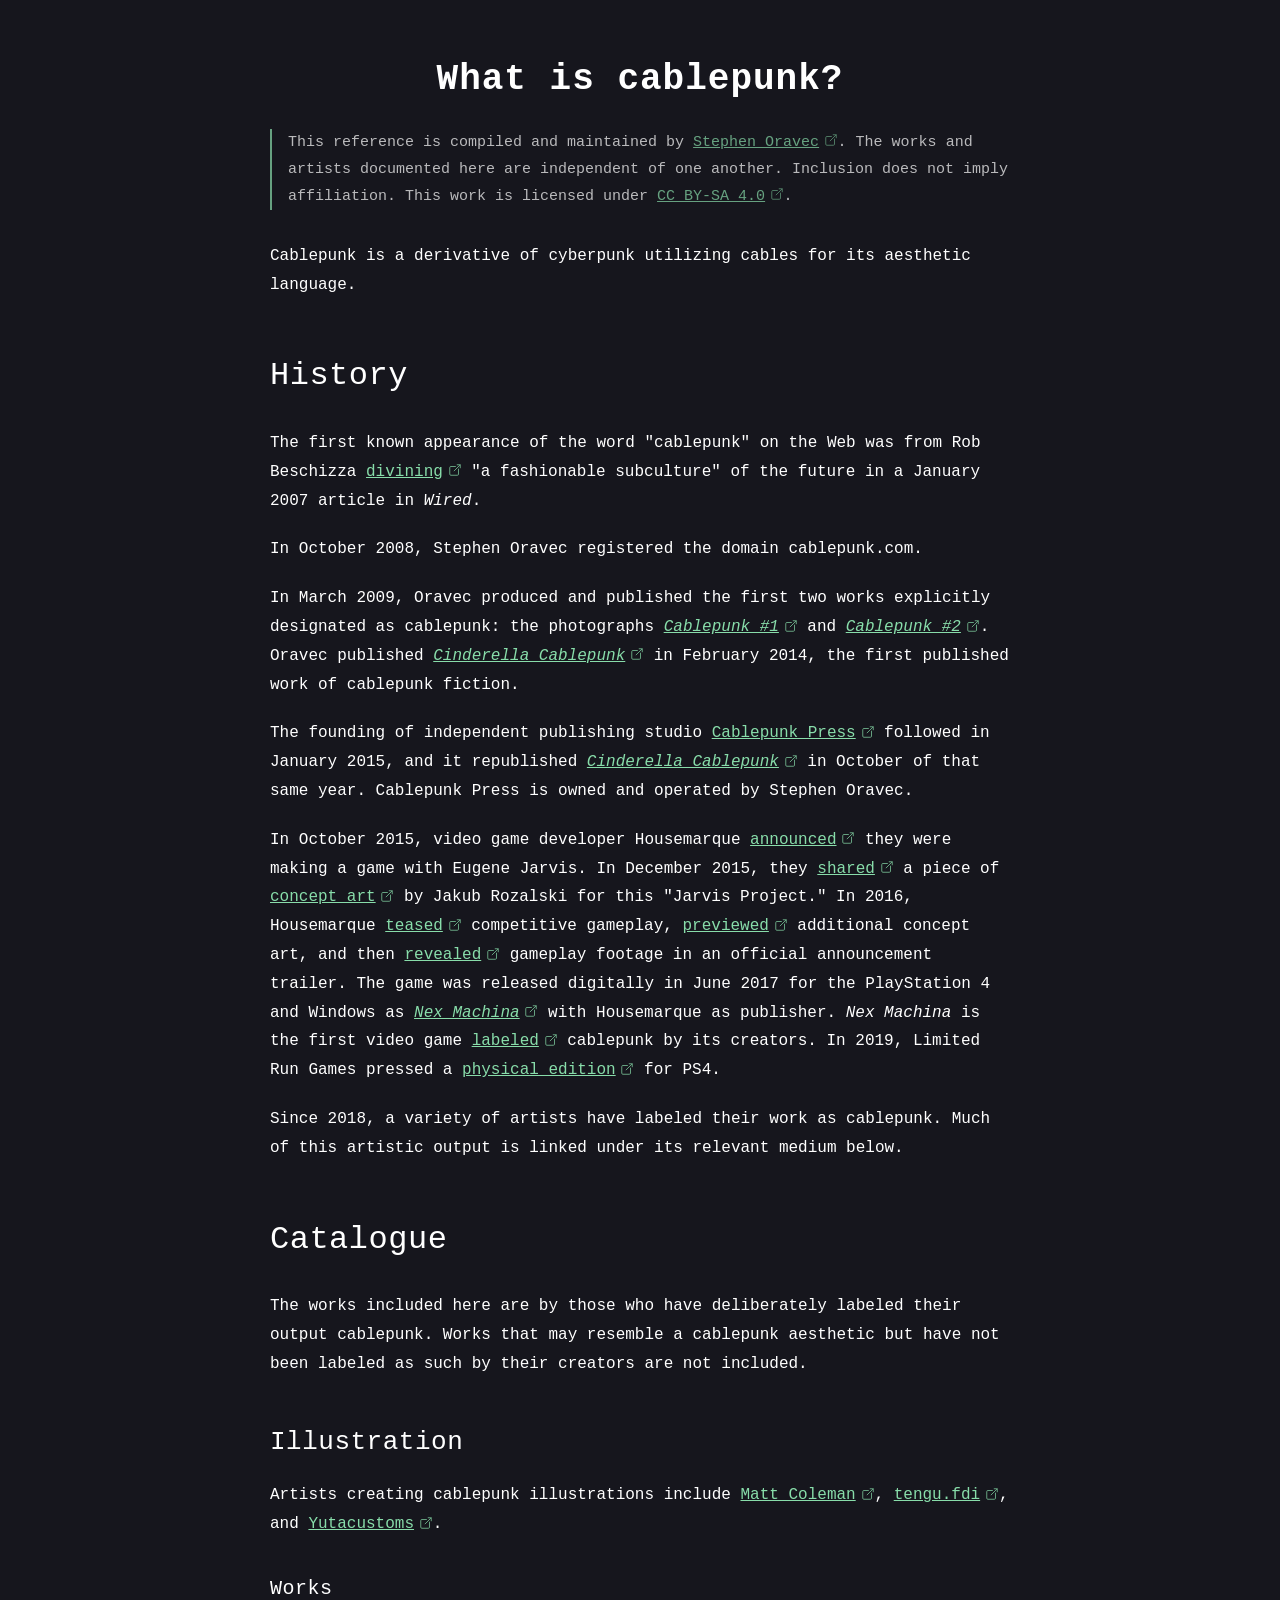
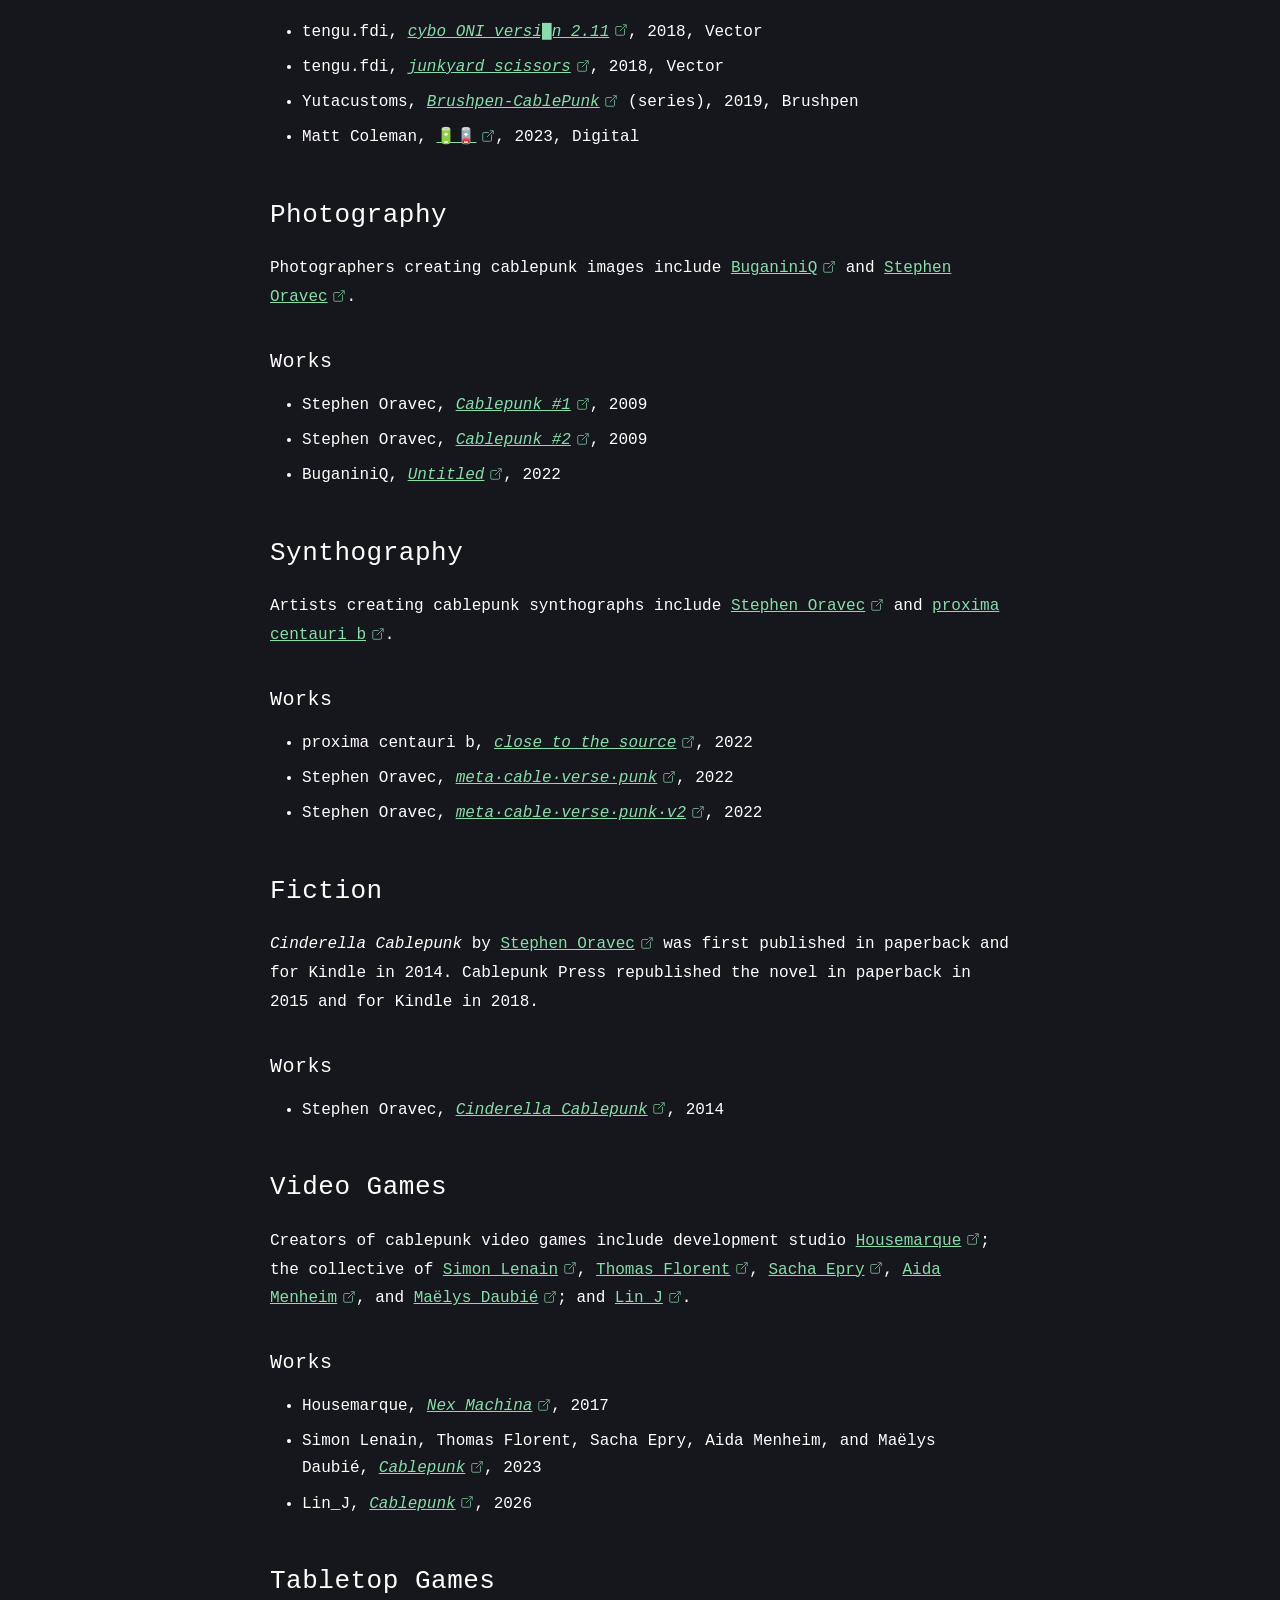
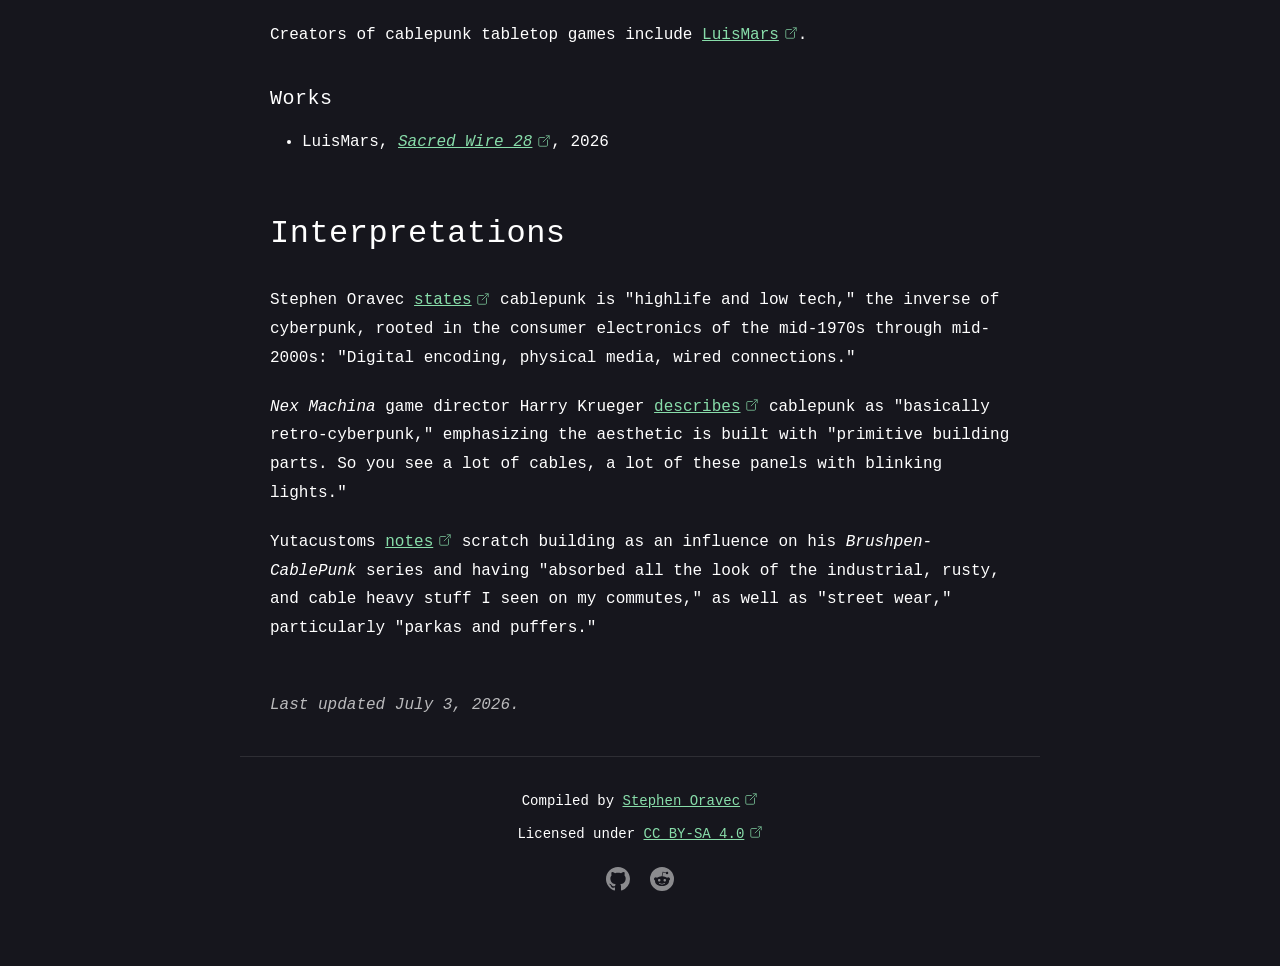
<file: index.html>
<!DOCTYPE html>
<html lang="en">
<head>
    <meta charset="UTF-8">
    <meta name="viewport" content="width=device-width, initial-scale=1.0">
    <meta name="description" content="Cablepunk is a derivative of cyberpunk utilizing cables for its aesthetic language. A reference document: chronology and works. Compiled by Stephen Oravec.">
    <meta name="author" content="Stephen Oravec">
    <meta http-equiv="Content-Security-Policy" content="default-src 'self'; script-src 'none'; style-src 'self'; img-src 'self'; font-src 'self'; connect-src 'none'; frame-ancestors 'none'; base-uri 'self'; form-action 'self';">
    <title>What is cablepunk? | cablepunk.net</title>
    <link rel="icon" type="image/png" href="/favicon.png">
    <link rel="stylesheet" href="/css/styles.css">
    <meta property="og:title" content="What is cablepunk?">
    <meta property="og:description" content="Cablepunk is a derivative of cyberpunk utilizing cables for its aesthetic language. A reference document: chronology and works. Compiled by Stephen Oravec.">
    <meta property="og:url" content="https://cablepunk.net">
    <meta property="og:type" content="article">
    <meta property="og:site_name" content="cablepunk.net">
    <link rel="canonical" href="https://cablepunk.net">

    <script type="application/ld+json">
    {
        "@context": "https://schema.org",
        "@type": "Article",
        "headline": "What is cablepunk?",
        "description": "Cablepunk is a derivative of cyberpunk utilizing cables for its aesthetic language. A reference document: chronology and works. Compiled by Stephen Oravec.",
        "author": {
            "@type": "Person",
            "name": "Stephen Oravec",
            "url": "https://stephenoravec.com"
        },
        "url": "https://cablepunk.net",
        "datePublished": "2026-03-22",
        "dateModified": "2026-07-03",
        "license": "https://creativecommons.org/licenses/by-sa/4.0/",
        "inLanguage": "en"
    }
    </script>
</head>
<body>
    <main>
        <article>
            <h1>What is cablepunk?</h1>

            <p class="editorial-statement">This reference is compiled and maintained by <a href="https://stephenoravec.com" target="_blank" rel="noopener noreferrer">Stephen Oravec<span class="sr-only"> (opens in new tab)</span></a>. The works and artists documented here are independent of one another. Inclusion does not imply affiliation. This work is licensed under <a href="https://creativecommons.org/licenses/by-sa/4.0/" target="_blank" rel="noopener noreferrer">CC BY-SA 4.0<span class="sr-only"> (opens in new tab)</span></a>.</p>

            <p>Cablepunk is a derivative of cyberpunk utilizing cables for its aesthetic language.</p>

            <h2>History</h2>

            <p>The first known appearance of the word "cablepunk" on the Web was from Rob Beschizza <a href="https://web.archive.org/web/20161222092302/https://www.wired.com/2007/01/memory_infinite/" target="_blank" rel="noopener noreferrer">divining<span class="sr-only"> (opens in new tab)</span></a> "a fashionable subculture" of the future in a January 2007 article in <em>Wired</em>.</p>

            <p>In October 2008, Stephen Oravec registered the domain cablepunk.com.</p>

            <p>In March 2009, Oravec produced and published the first two works explicitly designated as cablepunk: the photographs <em><a href="https://www.redbubble.com/shop/ap/4778109" target="_blank" rel="noopener noreferrer">Cablepunk #1<span class="sr-only"> (opens in new tab)</span></a></em> and <em><a href="https://www.redbubble.com/shop/ap/4784478" target="_blank" rel="noopener noreferrer">Cablepunk #2<span class="sr-only"> (opens in new tab)</span></a></em>. Oravec published <em><a href="https://www.amazon.com/Cinderella-Cablepunk-Stephen-Oravec/dp/1495960048/" target="_blank" rel="noopener noreferrer">Cinderella Cablepunk<span class="sr-only"> (opens in new tab)</span></a></em> in February 2014, the first published work of cablepunk fiction.</p>

            <p>The founding of independent publishing studio <a href="https://cablepunk.press/about" target="_blank" rel="noopener noreferrer">Cablepunk Press<span class="sr-only"> (opens in new tab)</span></a> followed in January 2015, and it republished <em><a href="https://www.amazon.com/Cinderella-Cablepunk-Stephen-Oravec/dp/099695340X/" target="_blank" rel="noopener noreferrer">Cinderella Cablepunk<span class="sr-only"> (opens in new tab)</span></a></em> in October of that same year. Cablepunk Press is owned and operated by Stephen Oravec.</p>

            <p>In October 2015, video game developer Housemarque <a href="https://www.youtube.com/watch?v=muyAEVPIXbU" target="_blank" rel="noopener noreferrer">announced<span class="sr-only"> (opens in new tab)</span></a> they were making a game with Eugene Jarvis. In December 2015, they <a href="https://web.archive.org/web/20151217023716/http://www.housemarque.com/xmas-calendar-day-9/" target="_blank" rel="noopener noreferrer">shared<span class="sr-only"> (opens in new tab)</span></a> a piece of <a href="https://web.archive.org/web/20160412103547/http://www.housemarque.com/wp-site/wp-content/uploads/2015/12/jackub.jpg" target="_blank" rel="noopener noreferrer">concept art<span class="sr-only"> (opens in new tab)</span></a> by Jakub Rozalski for this "Jarvis Project." In 2016, Housemarque <a href="https://www.youtube.com/watch?v=xsXp6oAu9N8" target="_blank" rel="noopener noreferrer">teased<span class="sr-only"> (opens in new tab)</span></a> competitive gameplay, <a href="https://www.youtube.com/watch?v=u3Y4rEE38uM" target="_blank" rel="noopener noreferrer">previewed<span class="sr-only"> (opens in new tab)</span></a> additional concept art, and then <a href="https://www.youtube.com/watch?v=7DeoMXhzypU" target="_blank" rel="noopener noreferrer">revealed<span class="sr-only"> (opens in new tab)</span></a> gameplay footage in an official announcement trailer. The game was released digitally in June 2017 for the PlayStation 4 and Windows as <em><a href="https://en.wikipedia.org/wiki/Nex_Machina" target="_blank" rel="noopener noreferrer">Nex Machina<span class="sr-only"> (opens in new tab)</span></a></em> with Housemarque as publisher. <em>Nex Machina</em> is the first video game <a href="https://web.archive.org/web/20170130153958/https://housemarque.com/nex-machina-is-set-in-a-cablepunk-world/" target="_blank" rel="noopener noreferrer">labeled<span class="sr-only"> (opens in new tab)</span></a> cablepunk by its creators. In 2019, Limited Run Games pressed a <a href="https://limitedrungames.com/products/limited-run-90-nex-machina-ps4" target="_blank" rel="noopener noreferrer">physical edition<span class="sr-only"> (opens in new tab)</span></a> for PS4.</p>

            <p>Since 2018, a variety of artists have labeled their work as cablepunk. Much of this artistic output is linked under its relevant medium below.</p>

            <h2>Catalogue</h2>

            <p>The works included here are by those who have deliberately labeled their output cablepunk. Works that may resemble a cablepunk aesthetic but have not been labeled as such by their creators are not included.</p>

            <h3>Illustration</h3>

            <p>Artists creating cablepunk illustrations include <a href="https://www.instagram.com/mattnowhere.art/" target="_blank" rel="noopener noreferrer">Matt Coleman<span class="sr-only"> (opens in new tab)</span></a>, <a href="https://about.me/tengufdi" target="_blank" rel="noopener noreferrer">tengu.fdi<span class="sr-only"> (opens in new tab)</span></a>, and <a href="https://www.reddit.com/user/yutacustoms/" target="_blank" rel="noopener noreferrer">Yutacustoms<span class="sr-only"> (opens in new tab)</span></a>.</p>

            <h4>Works</h4>

            <ul>
                <li>tengu.fdi, <em><a href="https://www.instagram.com/p/BiaBCb6H7Zx/" target="_blank" rel="noopener noreferrer">cybo ONI versi█n 2.11<span class="sr-only"> (opens in new tab)</span></a></em>, 2018, Vector</li>
                <li>tengu.fdi, <em><a href="https://www.instagram.com/p/Bie7tUHHh19/" target="_blank" rel="noopener noreferrer">junkyard scissors<span class="sr-only"> (opens in new tab)</span></a></em>, 2018, Vector</li>
                <li>Yutacustoms, <em><a href="https://web.archive.org/web/20190818212635/https://yutacustoms.com/portfolio/brushpen-cablepunk/" target="_blank" rel="noopener noreferrer">Brushpen-CablePunk<span class="sr-only"> (opens in new tab)</span></a></em> (series), 2019, Brushpen</li>
                <li>Matt Coleman, <a href="https://www.instagram.com/p/CpGAnUFuaA3/" target="_blank" rel="noopener noreferrer">🔋🪫<span class="sr-only"> (opens in new tab)</span></a>, 2023, Digital</li>
            </ul>

            <h3>Photography</h3>

            <p>Photographers creating cablepunk images include <a href="https://www.instagram.com/buganiniq/" target="_blank" rel="noopener noreferrer">BuganiniQ<span class="sr-only"> (opens in new tab)</span></a> and <a href="https://stephenoravec.com/" target="_blank" rel="noopener noreferrer">Stephen Oravec<span class="sr-only"> (opens in new tab)</span></a>.</p>

            <h4>Works</h4>

            <ul>
                <li>Stephen Oravec, <em><a href="https://www.redbubble.com/shop/ap/4778109" target="_blank" rel="noopener noreferrer">Cablepunk #1<span class="sr-only"> (opens in new tab)</span></a></em>, 2009</li>
                <li>Stephen Oravec, <em><a href="https://www.redbubble.com/shop/ap/4784478" target="_blank" rel="noopener noreferrer">Cablepunk #2<span class="sr-only"> (opens in new tab)</span></a></em>, 2009</li>
                <li>BuganiniQ, <em><a href="https://www.instagram.com/p/CYMh8RDhj-x/" target="_blank" rel="noopener noreferrer">Untitled<span class="sr-only"> (opens in new tab)</span></a></em>, 2022</li>
            </ul>

            <h3>Synthography</h3>

            <p>Artists creating cablepunk synthographs include <a href="https://stephenoravec.com/" target="_blank" rel="noopener noreferrer">Stephen Oravec<span class="sr-only"> (opens in new tab)</span></a> and <a href="https://proximacentaurib.xyz/" target="_blank" rel="noopener noreferrer">proxima centauri b<span class="sr-only"> (opens in new tab)</span></a>.</p>

            <h4>Works</h4>

            <ul>
                <li>proxima centauri b, <a href="https://www.instagram.com/p/CjUyrNCD4q_/" target="_blank" rel="noopener noreferrer"><em>close to the source</em><span class="sr-only"> (opens in new tab)</span></a>, 2022</li>
                <li>Stephen Oravec, <a href="https://opensea.io/item/ethereum/0x73332dfc96b0d31856f7499e8b12417c43d25879/1" target="_blank" rel="noopener noreferrer"><em>meta·cable·verse·punk</em><span class="sr-only"> (opens in new tab)</span></a>, 2022</li>
                <li>Stephen Oravec, <a href="https://opensea.io/item/polygon/0xed0b6104870401fa349209bd363a8d779d6b294c/111136037625213522615241391216553970449762786264174565612409490515988542652417" target="_blank" rel="noopener noreferrer"><em>meta·cable·verse·punk·v2</em><span class="sr-only"> (opens in new tab)</span></a>, 2022</li>
            </ul>

            <h3>Fiction</h3>

            <p><em>Cinderella Cablepunk</em> by <a href="https://stephenoravec.com/" target="_blank" rel="noopener noreferrer">Stephen Oravec<span class="sr-only"> (opens in new tab)</span></a> was first published in paperback and for Kindle in 2014. Cablepunk Press republished the novel in paperback in 2015 and for Kindle in 2018.</p>

            <h4>Works</h4>

            <ul>
                <li>Stephen Oravec, <em><a href="https://www.amazon.com/Cinderella-Cablepunk-Stephen-Oravec/dp/1495960048/" target="_blank" rel="noopener noreferrer">Cinderella Cablepunk<span class="sr-only"> (opens in new tab)</span></a></em>, 2014</li>
            </ul>

            <h3>Video Games</h3>

            <p>Creators of cablepunk video games include development studio <a href="https://housemarque.com/" target="_blank" rel="noopener noreferrer">Housemarque<span class="sr-only"> (opens in new tab)</span></a>; the collective of <a href="https://65230decb1b18.site123.me/" target="_blank" rel="noopener noreferrer">Simon Lenain<span class="sr-only"> (opens in new tab)</span></a>, <a href="https://whismirk.itch.io/" target="_blank" rel="noopener noreferrer">Thomas Florent<span class="sr-only"> (opens in new tab)</span></a>, <a href="https://ssoulslasher.wixsite.com/sacha-epry" target="_blank" rel="noopener noreferrer">Sacha Epry<span class="sr-only"> (opens in new tab)</span></a>, <a href="https://aidamenheim.myportfolio.com/" target="_blank" rel="noopener noreferrer">Aida Menheim<span class="sr-only"> (opens in new tab)</span></a>, and <a href="https://sheevsuke.artstation.com/" target="_blank" rel="noopener noreferrer">Maëlys Daubié<span class="sr-only"> (opens in new tab)</span></a>; and <a href="https://lin-j.itch.io/" target="_blank" rel="noopener noreferrer">Lin_J<span class="sr-only"> (opens in new tab)</span></a>.</p>

            <h4>Works</h4>

            <ul>
                <li>Housemarque, <em><a href="https://housemarque.com/games/nexmachina/" target="_blank" rel="noopener noreferrer">Nex Machina<span class="sr-only"> (opens in new tab)</span></a></em>, 2017</li>
                <li>Simon Lenain, Thomas Florent, Sacha Epry, Aida Menheim, and Maëlys Daubié, <em><a href="https://web.archive.org/web/20230519204348/https://ekoon.itch.io/cablepunk" target="_blank" rel="noopener noreferrer">Cablepunk<span class="sr-only"> (opens in new tab)</span></a></em>, 2023</li>
                <li>Lin_J, <em><a href="https://lin-j.itch.io/cablepunk" target="_blank" rel="noopener noreferrer">Cablepunk<span class="sr-only"> (opens in new tab)</span></a></em>, 2026</li>
            </ul>

            <h3>Tabletop Games</h3>

            <p>Creators of cablepunk tabletop games include <a href="https://www.luismars.com/" target="_blank" rel="noopener noreferrer">LuisMars<span class="sr-only"> (opens in new tab)</span></a>.</p>

            <h4>Works</h4>

            <ul>
                <li>LuisMars, <em><a href="https://sacredwire28.com/" target="_blank" rel="noopener noreferrer">Sacred Wire 28<span class="sr-only"> (opens in new tab)</span></a></em>, 2026</li>
            </ul>

            <h2>Interpretations</h2>

            <p>Stephen Oravec <a href="https://stephenoravec.com/cablepunk" target="_blank" rel="noopener noreferrer">states<span class="sr-only"> (opens in new tab)</span></a> cablepunk is "highlife and low tech," the inverse of cyberpunk, rooted in the consumer electronics of the mid-1970s through mid-2000s: "Digital encoding, physical media, wired connections."</p>

            <p><em>Nex Machina</em> game director Harry Krueger <a href="https://www.youtube.com/watch?v=u3Y4rEE38uM" target="_blank" rel="noopener noreferrer">describes<span class="sr-only"> (opens in new tab)</span></a> cablepunk as "basically retro-cyberpunk," emphasizing the aesthetic is built with "primitive building parts. So you see a lot of cables, a lot of these panels with blinking lights."</p>

            <p>Yutacustoms <a href="https://web.archive.org/web/20190330063656/https://www.yutacustoms.com/2019/03/10/cable-punk-a-sub-genre-in-the-making/" target="_blank" rel="noopener noreferrer">notes<span class="sr-only"> (opens in new tab)</span></a> scratch building as an influence on his <em>Brushpen-CablePunk</em> series and having "absorbed all the look of the industrial, rusty, and cable heavy stuff I seen on my commutes," as well as "street wear," particularly "parkas and puffers."</p>

            <p class="updated"><em>Last updated July 3, 2026.</em></p>
        </article>
    </main>

    <footer>
        <p class="byline">Compiled by <a href="https://stephenoravec.com" target="_blank" rel="noopener noreferrer">Stephen Oravec<span class="sr-only"> (opens in new tab)</span></a></p>
        <p class="license">Licensed under <a href="https://creativecommons.org/licenses/by-sa/4.0/" target="_blank" rel="noopener noreferrer">CC BY-SA 4.0<span class="sr-only"> (opens in new tab)</span></a></p>
        <div class="footer-icons">
            <a href="https://github.com/StephenOravec/cablepunk.net" target="_blank" rel="noopener noreferrer" aria-label="GitHub repository">
                <svg width="24" height="24" viewBox="0 0 24 24" fill="currentColor" xmlns="http://www.w3.org/2000/svg">
                    <path d="M12 0C5.37 0 0 5.37 0 12c0 5.31 3.435 9.795 8.205 11.385.6.105.825-.255.825-.57 0-.285-.015-1.23-.015-2.235-3.015.555-3.795-.735-4.035-1.41-.135-.345-.72-1.41-1.23-1.695-.42-.225-1.02-.78-.015-.795.945-.015 1.62.87 1.845 1.23 1.08 1.815 2.805 1.305 3.495.99.105-.78.42-1.305.765-1.605-2.67-.3-5.46-1.335-5.46-5.925 0-1.305.465-2.385 1.23-3.225-.12-.3-.54-1.53.12-3.18 0 0 1.005-.315 3.3 1.23.96-.27 1.98-.405 3-.405s2.04.135 3 .405c2.295-1.56 3.3-1.23 3.3-1.23.66 1.65.24 2.88.12 3.18.765.84 1.23 1.905 1.23 3.225 0 4.605-2.805 5.625-5.475 5.925.435.375.81 1.095.81 2.22 0 1.605-.015 2.895-.015 3.3 0 .315.225.69.825.57A12.02 12.02 0 0024 12c0-6.63-5.37-12-12-12z"/>
                </svg>
            </a>
            <a href="https://www.reddit.com/r/cablepunk/" target="_blank" rel="noopener noreferrer" aria-label="r/cablepunk subreddit">
                <svg width="24" height="24" viewBox="0 0 24 24" fill="currentColor" xmlns="http://www.w3.org/2000/svg">
                    <path d="M12 0A12 12 0 000 12a12 12 0 0012 12 12 12 0 0012-12A12 12 0 0012 0zm5.01 4.744c.688 0 1.25.561 1.25 1.249a1.25 1.25 0 01-2.498.056l-2.597-.547-.8 3.747c1.824.07 3.48.632 4.674 1.488.308-.309.73-.491 1.207-.491.968 0 1.754.786 1.754 1.754 0 .716-.435 1.333-1.01 1.614a3.111 3.111 0 01.042.52c0 2.694-3.13 4.87-7.004 4.87-3.874 0-7.004-2.176-7.004-4.87 0-.183.015-.366.043-.534A1.748 1.748 0 014.028 12c0-.968.786-1.754 1.754-1.754.463 0 .898.196 1.207.49 1.207-.883 2.878-1.43 4.744-1.487l.885-4.182a.342.342 0 01.14-.197.35.35 0 01.238-.042l2.906.617a1.214 1.214 0 011.108-.701zM9.25 12C8.561 12 8 12.562 8 13.25c0 .687.561 1.248 1.25 1.248.687 0 1.248-.561 1.248-1.249 0-.688-.561-1.249-1.249-1.249zm5.5 0c-.687 0-1.248.561-1.248 1.25 0 .687.561 1.248 1.249 1.248.688 0 1.249-.561 1.249-1.249 0-.687-.562-1.249-1.25-1.249zm-5.466 3.99a.327.327 0 00-.231.094.33.33 0 000 .463c.842.842 2.484.913 2.961.913.477 0 2.105-.056 2.961-.913a.361.361 0 000-.463.327.327 0 00-.462 0c-.545.533-1.684.73-2.512.73-.828 0-1.953-.197-2.498-.73a.327.327 0 00-.219-.094z"/>
                </svg>
            </a>
        </div>
    </footer>
</body>
</html>
</file>
<file: css/styles.css>
/* ================================
   BASE
   ================================ */
* {
    margin: 0;
    padding: 0;
    box-sizing: border-box;
}

body {
    background-color: #16161d;
    color: #ffffff;
    font-family: "SF Mono", "Fira Code", "Consolas", "Monaco", "Courier New", monospace;
    min-height: 100vh;
    line-height: 1.8;
}

/* ================================
   MAIN CONTENT
   ================================ */
main {
    max-width: 800px;
    margin: 0 auto;
    padding: 2rem 20px 1rem 20px;
}

/* ================================
   TYPOGRAPHY
   ================================ */
h1 {
    font-size: 28px;
    letter-spacing: 1px;
    text-align: center;
    margin-bottom: 1rem;
}

h2 {
    font-size: 26px;
    font-weight: normal;
    margin-top: 2.5rem;
    margin-bottom: 1rem;
    letter-spacing: 0.5px;
}

h3 {
    font-size: 22px;
    font-weight: normal;
    margin-top: 2rem;
    margin-bottom: 0.75rem;
    letter-spacing: 0.5px;
}

h4 {
    font-size: 18px;
    font-weight: normal;
    margin-top: 1.5rem;
    margin-bottom: 0.5rem;
    letter-spacing: 0.5px;
}

p {
    margin-bottom: 1.25rem;
}

/* ================================
   LINKS
   ================================ */
a {
    color: #88ddaa;
    text-decoration: underline;
    transition: color 0.2s ease;
}

a:hover {
    color: #aaeebb;
}

/* ================================
   LISTS
   ================================ */
ul {
    margin-bottom: 1.25rem;
    padding-left: 2rem;
}

li {
    margin-bottom: 0.5rem;
    line-height: 1.7;
}

/* ================================
   EDITORIAL STATEMENT
   ================================ */
.editorial-statement {
    font-size: 14px;
    opacity: 0.7;
    border-left: 2px solid #88ddaa;
    padding-left: 1rem;
    margin-bottom: 2rem;
}

/* ================================
   UPDATED DATE
   ================================ */
.updated {
    font-size: 14px;
    margin-top: 3rem;
    opacity: 0.7;
}

/* ================================
   EXTERNAL LINK INDICATORS
   ================================ */
a[target="_blank"]::after {
    content: "";
    display: inline-block;
    width: 14px;
    height: 14px;
    margin-left: 0.3em;
    background-color: currentColor;
    mask-image: url('/images/open-outline.svg');
    mask-size: contain;
    mask-repeat: no-repeat;
    mask-position: center;
    -webkit-mask-image: url('/images/open-outline.svg');
    -webkit-mask-size: contain;
    -webkit-mask-repeat: no-repeat;
    -webkit-mask-position: center;
    vertical-align: -0.1em;
    opacity: 0.8;
    transition: opacity 0.2s ease;
    font-style: normal;
}

a[target="_blank"]:hover::after {
    opacity: 1;
}

/* ================================
   SCREEN READER
   ================================ */
.sr-only {
    position: absolute;
    width: 1px;
    height: 1px;
    padding: 0;
    margin: -1px;
    overflow: hidden;
    clip: rect(0, 0, 0, 0);
    white-space: nowrap;
    border-width: 0;
}

/* ================================
   FOOTER
   ================================ */
footer {
    max-width: 800px;
    margin: 0 auto;
    padding: 2rem 20px 3rem 20px;
    border-top: 1px solid rgba(255, 255, 255, 0.1);
    text-align: center;
}

.byline {
    font-size: 14px;
    margin-bottom: 0.5rem;
}

.license {
    font-size: 14px;
    margin-bottom: 1.25rem;
}

.footer-icons {
    display: flex;
    justify-content: center;
    gap: 1.25rem;
}

.footer-icons a {
    color: rgba(255, 255, 255, 0.5);
    text-decoration: none;
    transition: color 0.2s ease;
}

.footer-icons a:hover {
    color: #ffffff;
}

/* No external link icon on footer icons */
.footer-icons a::after {
    display: none;
}

/* ================================
   DESKTOP (768px and up)
   ================================ */
@media (min-width: 768px) {
    main {
        padding: 3rem 30px 1rem 30px;
    }

    h1 {
        font-size: 36px;
    }

    h2 {
        font-size: 32px;
        margin-top: 3rem;
        margin-bottom: 1.5rem;
    }

    h3 {
        font-size: 26px;
        margin-top: 2.5rem;
        margin-bottom: 1rem;
    }

    h4 {
        font-size: 20px;
        margin-top: 2rem;
        margin-bottom: 0.75rem;
    }

    .editorial-statement {
        font-size: 15px;
    }

    .updated {
        font-size: 16px;
    }

    footer {
        padding: 2rem 30px 4rem 30px;
    }
}
</file>
